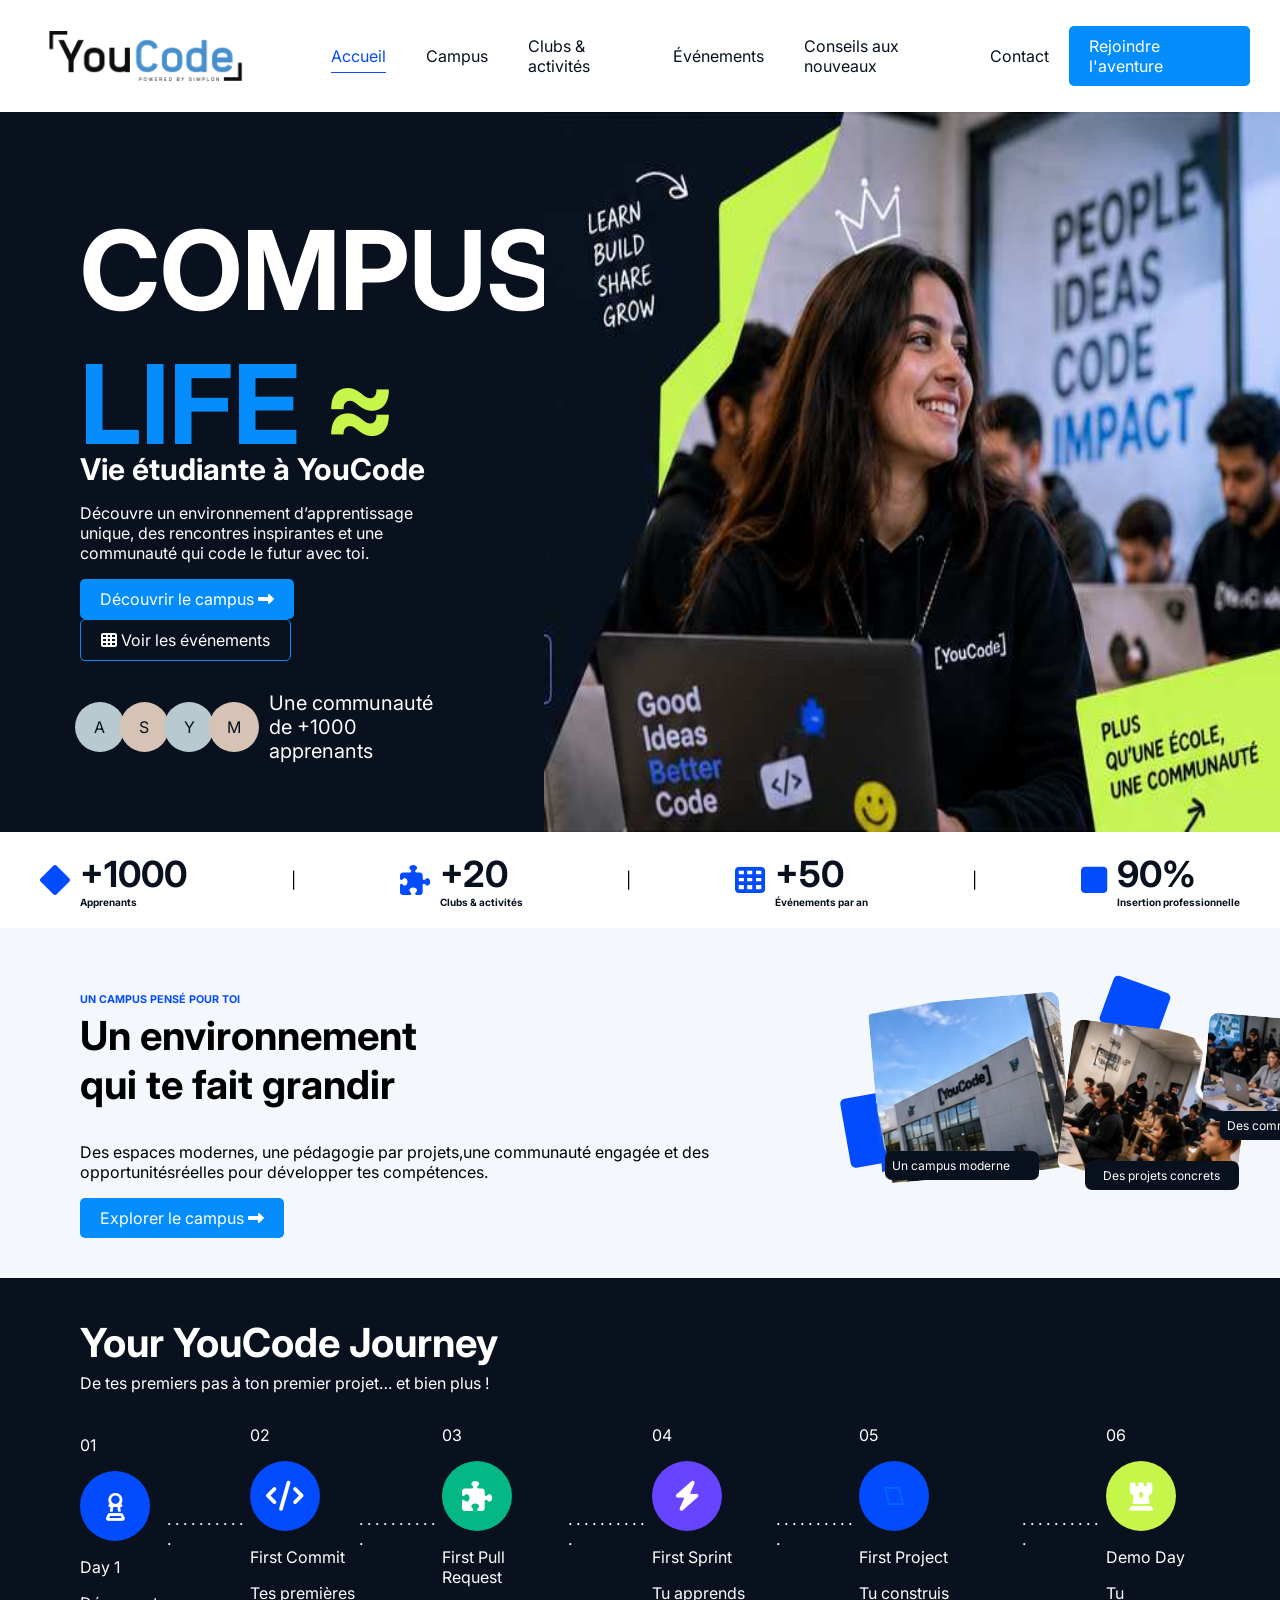
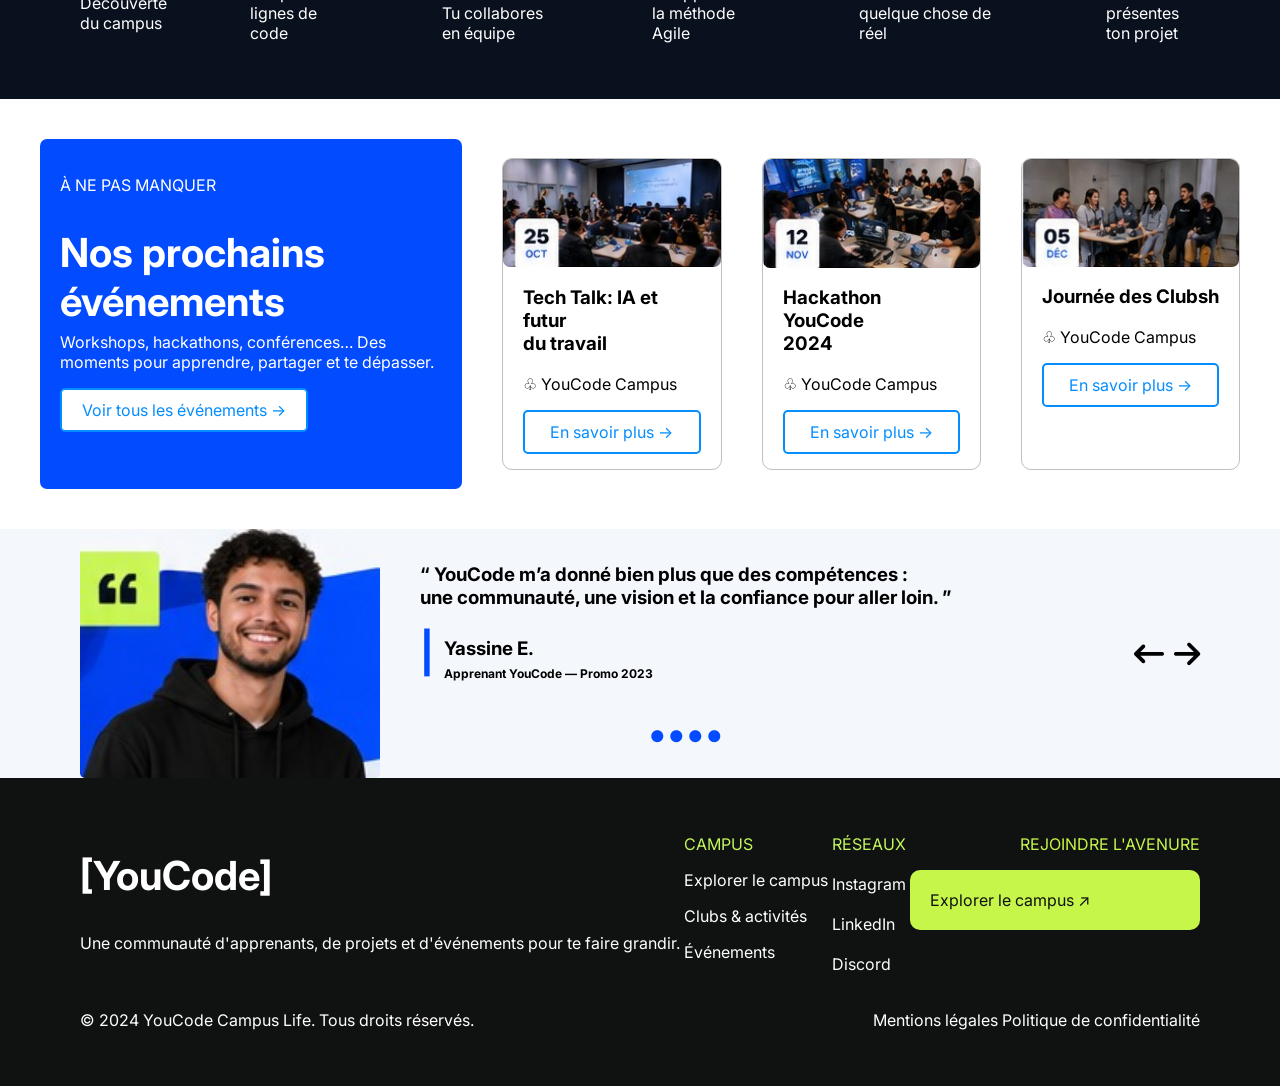
<file: index.html>
<!DOCTYPE html>
<html lang="en">
<head>
    <meta charset="UTF-8">
    <meta name="viewport" content="width=device-width, initial-scale=1.0">
    <title>youcode-Accueil</title>
    <link rel="stylesheet" href="https://cdnjs.cloudflare.com/ajax/libs/font-awesome/6.5.1/css/all.min.css">
    <link rel="stylesheet" href="css/styles.css">
    <link rel="preconnect" href="https://fonts.googleapis.com">
    <link rel="preconnect" href="https://fonts.gstatic.com" crossorigin>
    <link href="https://fonts.googleapis.com/css2?family=Inter:ital,opsz,wght@0,14..32,100..900;1,14..32,100..900&display=swap" rel="stylesheet">
</head>
<body>
    <header>
    <nav class="navbar" >
        <img src="assts/img/youcode_logo.png" alt="youcodeLogo">
        <ul class="nav-links">
            <li><a href="index.html">Accueil</a></li>
            <li><a class="de_un" href="Campus.html">Campus</a></li>
            <li><a class="de_un" href="index.html">Clubs & activités</a></li>
            <li><a class="de_un" href="index.html">Événements</a></li>
            <li><a class="de_un" href="index.html">Conseils aux nouveaux</a></li>
            <li><a class="de_un" href="index.html">Contact</a></li>
        </ul>
         <a href="inscription.html" class="btn">Rejoindre l'aventure</a>
    </nav>
    </header>
    <section class="hero">
        <main>
            <h1>COMPUS<br><span>LIFE <span>≈</span></span></h1>
            <h2>Vie étudiante à YouCode</h2>
            <p>Découvre un environnement d’apprentissage unique,
des rencontres inspirantes et une communauté qui code
le futur avec toi.</p>
            <a href="Campus.html" class="btn">Découvrir le campus <i class="fa-solid fa-right-long"></i></a>
            <a href="Evénements.html" class="btn_dark"><i class="fa-solid fa-table-cells"></i>  Voir les événements</a>
            <span class="circle-container">
                <div class="circle1">A</div>
                <div class="circle">S</div>
                <div class="circle1">Y</div>
                <div class="circle">M</div>
                <p>Une communauté<br>de +1000 apprenants</p>
            </span>
        </main>
        <aside>
            <img src="assts/img/hero_img.jpg" alt="hero_img">
        </aside>
    </section>
    <section class="status">
        <article>
            <i class="fa-solid fa-diamond"></i>
            <h2>+1000<br><p>Apprenants</p></h2>
        </article>
        <p>|</p>
        <article>
            <i class="fa-solid fa-puzzle-piece"></i>
            <h2>+20<br><p>Clubs & activités</p></h2>
        </article>
        <p>|</p>
        <article>
            <i class="fa-solid fa-table-cells"></i>
            <h2>+50<br><p>Événements par an</p></h2>

        </article>
        <p>|</p>
        <article>
            <i class="fa-solid fa-square"></i>
            <h2>90%<br><p>Insertion professionnelle</p></h2>
        </article>
    </section>
    <div class="campus_background">
    <section class="campus">
        <action>
            <h6>UN CAMPUS PENSÉ POUR TOI</h6>
            <h2>Un environnement<br>qui te fait grandir</h2>
            <p>Des espaces modernes, une pédagogie par projets,une communauté engagée et des opportunitésréelles pour développer tes compétences.</p>
            <a href="Campus.html" class="btn">Explorer le campus  <i class="fa-solid fa-right-long"></i></a>
        </action>
        <section class= "envier_imge">
            <div class="shape_1"></div>
            <div class="shape_2"></div>
            <figure class="modern_campus">
                <img src="assts/img/Un campus moderne.jpg" alt="Un campus moderne">
                <p class="photo_titles">Un campus moderne</p>
            </figure>
            <figure class="projets">
                <img  src="assts/img/Des projets concrets.jpg" alt="Des projets concrets">
                <p class="photo_titles">Des projets concrets</p>
            </figure>
            <figure class="active">
                <img  src="assts/img/Des communauté active.jpg" alt="Des communauté active">
                <p class="photo_titles">Des communauté active</p>
            </figure>
        </section> 
    </section>
    </div>
    <section class="journey">
        <h2>Your YouCode Journey</h2>
        <p>De tes premiers pas à ton premier projet… et bien plus !</p>
        <action class="day1">
            <article>
                <p>01</p>
                <div class="circle_blue"><i class="fa-regular fa-chess-pawn"></i></div>
                <p>Day 1</p>
                <p>Découverte<br>du campus</p>
            </article>
            <p>· · · · · · · · · · ·</p>
            <article>
                <p>02</p>
                <div class="circle_blue"><i class="fa-solid fa-code"></i></div>
                <p>First Commit</p>
                <p>Tes premières<br>lignes de code</p>
            </article>
            <p>· · · · · · · · · · ·</p>
            <article>
                <p>03</p>
                <div class="circle_green"><i class="fa-solid fa-puzzle-piece"></i></div>
                <p>First Pull Request</p>
                <p>Tu collabores<br>en équipe</p>
            </article>
            <p>· · · · · · · · · · ·</p>
            <article>
                <p>04</p>
                <div class="circle_purple"><i class="fa-solid fa-bolt"></i></div>
                <p>First Sprint</p>
                <p>Tu apprends<br>la méthode Agile</p>
            </article>
            <p>· · · · · · · · · · ·</p>
            <article>
                <p>05</p>
                <div class="circle_blue">
                    <svg class="colorb" width="24" height="24" viewBox="0 0 24 24" fill="none" stroke="#0066FF" stroke-width="2">
                        <path d="M7 20H21L17 4H3L7 20Z" />
                    </svg>
                </div>
                <p>First Project</p>
                <p>Tu construis<br>quelque chose de réel</p>
            </article>
            <p>· · · · · · · · · · ·</p>
            <article>
                <p>06</p>
                <div class="circle_lite_green"><i class="fa-solid fa-chess-rook"></i></div>
                <p>Demo Day</p>
                <p>Tu présentes<br>ton projet</p>
            </article>
        </action>
    </section>
    <section class="carts">
        <aside class="cart_blue">
            <p>À NE PAS MANQUER</p>
            <h2>Nos prochains<br>événements</h2>
            <p>Workshops, hackathons, conférences… Des moments pour apprendre, partager et te dépasser.</p>
            <a class="btn_cart_blue" href="index.html">Voir tous les événements →</a>
        </aside>
        <article class="cart_white">
            <img src="assts/img/Tech Talk.jpg" alt="Tech Talk">
                <div class="cart_content">
                    <h3>Tech Talk: IA et futur<br>du travail</h3>
                    <p>♧  YouCode Campus</p>
                    <a class="btn_cart" href="index.html">En savoir plus →</a>
            </div>
            </article>
        <article class="cart_white">
            <img src="assts/img/Hackathon YouCode 2024.jpg" alt="Hackathon YouCode 2024">
                <div class="cart_content">
                <h3>Hackathon YouCode<br>2024</h3>
                <p>♧  YouCode Campus</p>
                <a class="btn_cart" href="index.html">En savoir plus →</a>
            </div>
        </article>
        <article class="cart_white">
            <img src="assts/img/Journée des Clubsh.jpg" alt="Journée des Clubsh">
            <div class="cart_content">
                <h3>Journée des Clubsh</h3>
                <p>♧  YouCode Campus</p>
                <a class="btn_cart" href="index.html">En savoir plus →</a>
            </div>
        </article>
    </section>
    <section class="profile">
    <section class="join">
        <img src="assts/img/profile.jpg" alt="profile">
        <action class="details">
            <h3>“ YouCode m’a donné bien plus que des compétences :<br> une communauté, une vision et la confiance pour aller loin. ”</h3>
            <div class="profile_name">
                <h2>|</h2>
                <h3>Yassine E. <br><span>Apprenant YouCode — Promo 2023</span></h3>
            </div>
            <p>● ● ● ●</p>
        </action>
    </section>
    <div class="profile_arrow">
        <i class="fa-solid fa-arrow-left-long"></i>
        <i class="fa-solid fa-arrow-right"></i>
    </div>
    </section>

    <footer>
        <section class="footer_contnte">
            <article>
                <h2 class="logo">[YouCode]</h2>
                <p>Une communauté d'apprenants, de projets et d'événements pour te faire grandir.</p>
            </article>
            <article class="footer_campus">
                <p class="color">CAMPUS</p>
                <p>Explorer le campus</p>
                <p>Clubs & activités</p>
                <p>Événements</p>
            </article>
            <article class="footer_reseaux">
                <p class="color">RÉSEAUX</p>
                <ul>
                    <li>Instagram</li>
                    <li>LinkedIn</li>
                    <li>Discord</li>
                </ul>
            </article>
            <article>
                <p class="text_rejoindre">REJOINDRE L'AVENURE</p>
                <a class="btn_explorer" href="Campus.html">Explorer le campus ↗</a>
            </article>
        </section>
        <section class="temp">
            <p>© 2024 YouCode Campus Life. Tous droits réservés.</p>
            <p>Mentions légales Politique de confidentialité</p>
        </section>
    </footer>
    
</body>
</html>
</file>
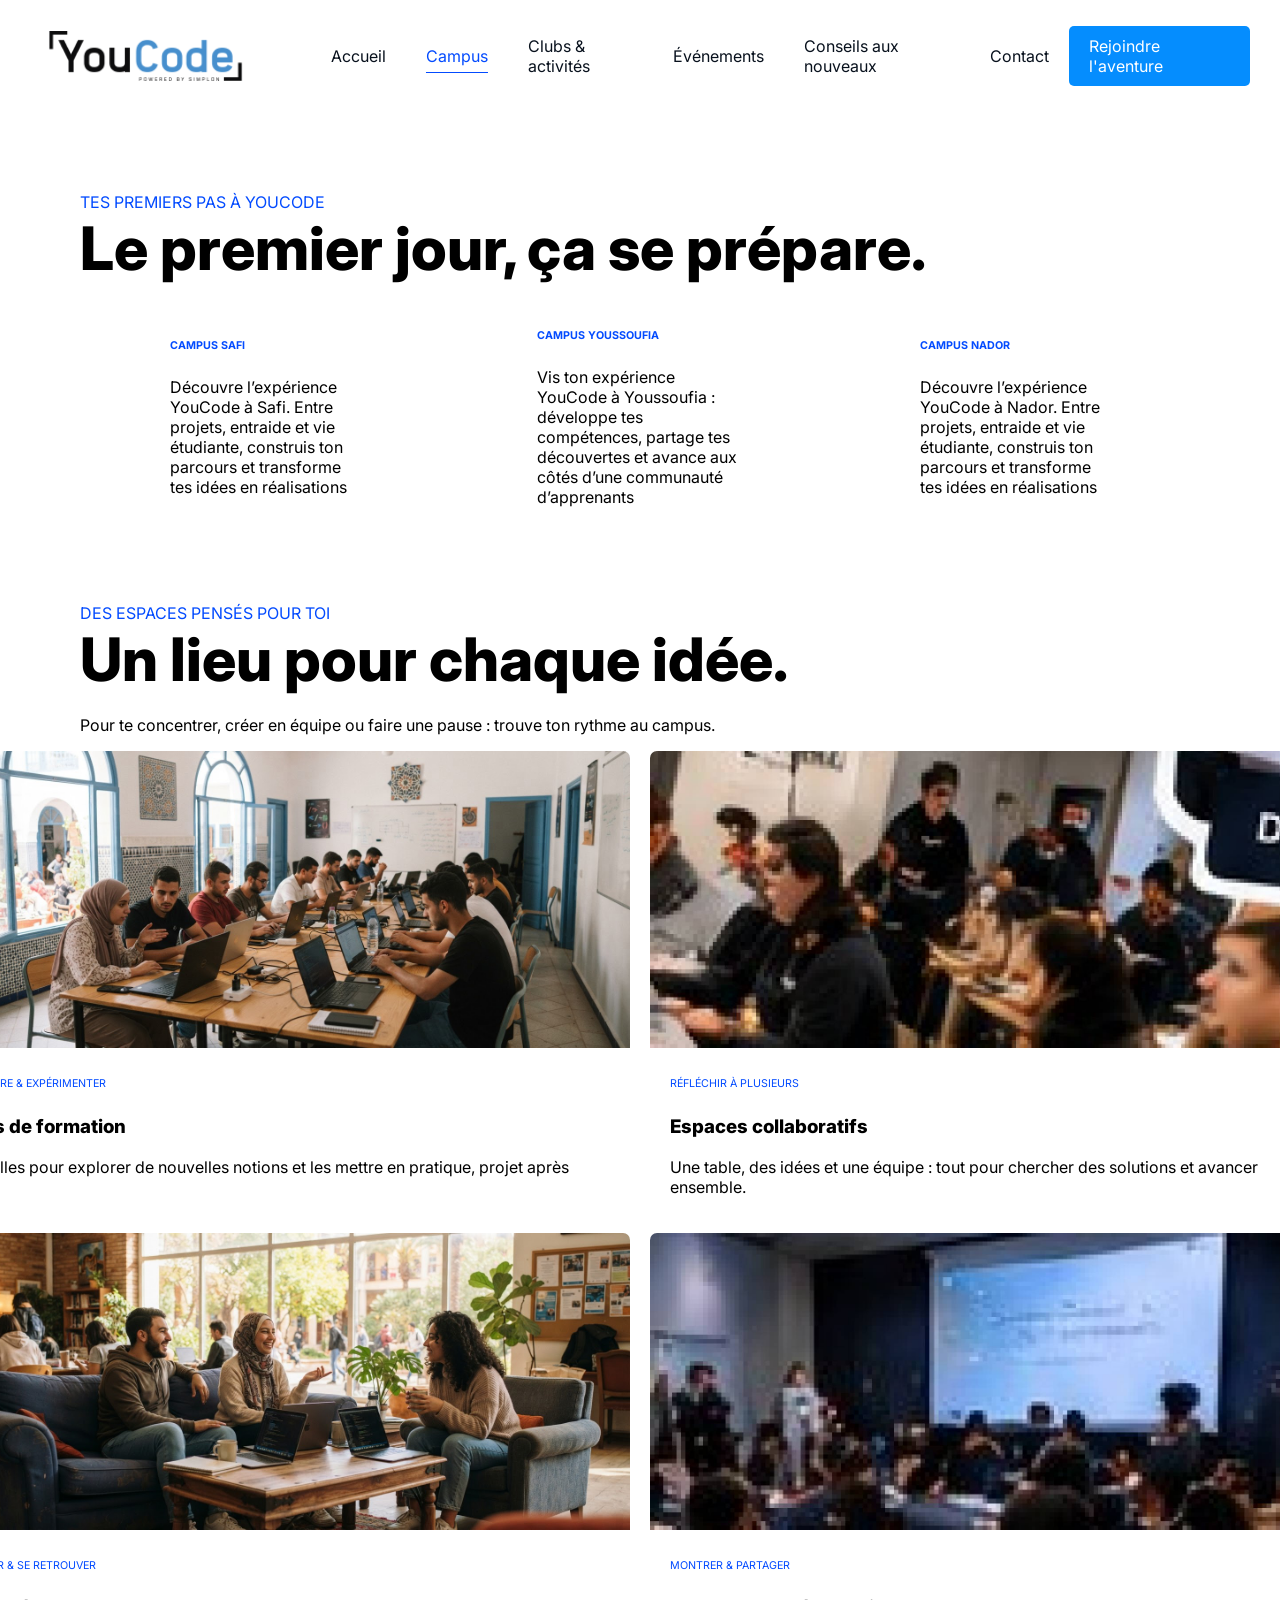
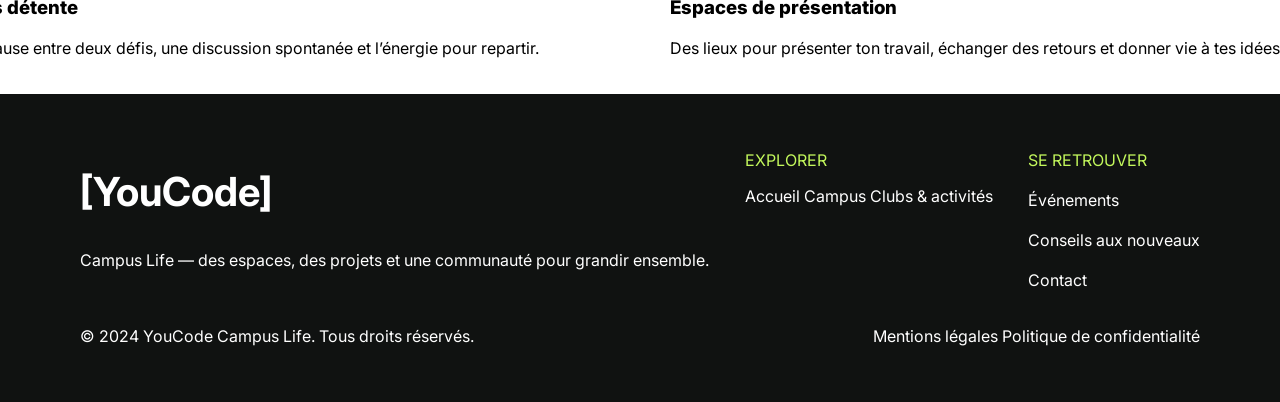
<file: Campus.html>
<!DOCTYPE html>
<html lang="en">
<head>
    <meta charset="UTF-8">
    <meta name="viewport" content="width=device-width, initial-scale=1.0">
    <title>youcode-Accueil</title>
    <link rel="stylesheet" href="https://cdnjs.cloudflare.com/ajax/libs/font-awesome/6.5.1/css/all.min.css">
    <link rel="stylesheet" href="css/style_campus.css">
    <link rel="preconnect" href="https://fonts.googleapis.com">
    <link rel="preconnect" href="https://fonts.gstatic.com" crossorigin>
    <link href="https://fonts.googleapis.com/css2?family=Inter:ital,opsz,wght@0,14..32,100..900;1,14..32,100..900&display=swap" rel="stylesheet">
</head>
<body>
    <nav class="navbar" >
        <img src="assts/img/youcode_logo.png" alt="youcodeLogo">
        <ul class="nav-links">
            <li><a class="de_un" href="index.html">Accueil</a></li>
            <li><a href="Campus.html">Campus</a></li>
            <li><a class="de_un" href="index.html">Clubs & activités</a></li>
            <li><a class="de_un" href="index.html">Événements</a></li>
            <li><a class="de_un" href="index.html">Conseils aux nouveaux</a></li>
            <li><a class="de_un" href="index.html">Contact</a></li>
        </ul>
         <a href="inscription.html" class="btn">Rejoindre l'aventure</a>
    </nav>
    <div class="framing">
    <section class="first_day">
        <p class="title">TES PREMIERS PAS À YOUCODE</p>
        <h2>Le premier jour, ça se prépare.</h2>
        <div class="campus_cart">
            <span class="safi">
                <h6>CAMPUS SAFI</h6>
                <p>Découvre l’expérience YouCode à Safi. Entre projets, entraide et vie étudiante, construis ton parcours et transforme tes idées en réalisations</p>
            </span>
            <span class="youssoufia">
                <h6>CAMPUS YOUSSOUFIA</h6>
                <p>Vis ton expérience YouCode à Youssoufia : développe tes compétences, partage tes découvertes et avance aux côtés d’une communauté d’apprenants</p>
            </span>
            <span class="nador">
                <h6 >CAMPUS NADOR</h6>
                <p>Découvre l’expérience YouCode à Nador. Entre projets, entraide et vie étudiante, construis ton parcours et transforme tes idées en réalisations</p>
            </span>
        </div>        
    </section>
    <section class="ESPACES">
        <p class="title">DES ESPACES PENSÉS POUR TOI</p>
        <h2>Un lieu pour chaque idée.</h2>
        <p>Pour te concentrer, créer en équipe ou faire une pause : trouve ton rythme au campus.</p>
        <div class="espaces_cart_1">
            <div class="carte_espaces" >
                <img src="assts/img/salles de formation.jpg" alt="salles de formation">
                <div class="carte_espaces_content">
                    <h6>APPRENDRE & EXPÉRIMENTER</h6>
                    <h3>Salles de formation</h3>
                    <p>Des salles pour explorer de nouvelles notions et les mettre en pratique, projet après projet.</p>
                </div>
                </div>
            <div class="carte_espaces">
                <img src="assts/img/Espaces collaboratifs.jpg" alt="Espaces collaboratifs">
                <div class="carte_espaces_content">
                    <h6>RÉFLÉCHIR À PLUSIEURS</h6>
                    <h3>Espaces collaboratifs</h3>
                    <p>Une table, des idées et une équipe : tout pour chercher des solutions et avancer ensemble.</p>
                </div>
                </div>
        </div>
        <div class="espaces_cart_1">
            <div class="carte_espaces">
                <img src="assts/img/coins detente.jpg" alt="coins detente">
                <div class="carte_espaces_content">
                    <h6>SOUFFLER & SE RETROUVER</h6>
                    <h3>Coins détente</h3>
                    <p>Une pause entre deux défis, une discussion spontanée et l’énergie pour repartir.</p>
                </div>
                </div>
            <div class="carte_espaces">
                <img src="assts/img/Espaces de présentation.jpg" alt="Espaces de présentation">
                    <div class="carte_espaces_content">
                    <h6>MONTRER & PARTAGER</h6>
                    <h3>Espaces de présentation</h3>
                    <p>Des lieux pour présenter ton travail, échanger des retours et donner vie à tes idées.</p>
                </div>
            </div>
        </div>

    </section>
    </div>


        <footer>
        <section class="footer_contnte">
            <article>
                <h2 class="logo">[YouCode]</h2>
                <p>Campus Life — des espaces, des projets et une communauté pour grandir ensemble.</p>
            </article>
            <article class="footer_campus">
                <p class="color">EXPLORER</p>
                <a>Accueil</a>
                <a>Campus</a>
                <a>Clubs & activités</a>
            </article>
            <article class="footer_reseaux">
                <p class="color">SE RETROUVER</p>
                <ul>
                    <li>Événements</li>
                    <li>Conseils aux nouveaux</li>
                    <li>Contact</li>
                </ul>
            </article>

        </section>
        <section class="temp">
            <p>© 2024 YouCode Campus Life. Tous droits réservés.</p>
            <p>Mentions légales Politique de confidentialité</p>
        </section>
    </footer>
</body>
</html>
</file>
<file: css/styles.css>
body {
    margin: 0;
    padding: 0;
    font-family: 'Inter', sans-serif;
}
.navbar {
    display: flex;
    justify-content: space-between;
    align-items: center;
    padding: 10px 20px; 
}
.navbar img {
    height: 50px; 
}
.nav-links  {
    display: flex;
    margin-right: auto;
    justify-content: space-between;
    align-items: center;
}
.nav-links li{
    display: flex;
    padding: 10px 20px; 
}
.nav-links a {
    color: #034BFF;
    text-underline-offset: 10px
}
.nav-links .de_un:hover {
    text-decoration-line: underline;
    color: #034BFF;
}
.nav-links .de_un{
    text-decoration: none;
    color: #08111d; 
}
.btn {
    display: inline-block;
    background-color: #058DFE; 
    border: none; 
    color: white;
    padding: 10px 20px;
    cursor: pointer; 
    font-size: 16px; 
    border-radius: 5px;
    text-decoration: none;
    margin-right: 10px;
}
.btn_dark {
    display: inline-block;
    background-color: #08111d; 
    border: 1px solid #058DFE; 
    color: white;
    padding: 10px 20px;
    cursor: pointer; 
    font-size: 16px; 
    border-radius: 5px;
    text-decoration: none;
}
.btn:hover {
    background-color: #0437b9; 
}
.btn_dark:hover {
    background-color: #034BFF; 
}

.hero {
    background-color: #08111d;
    display: flex;
    justify-content: space-between;
    align-items: center;
    height: 80vh;
    width:100%;
}
.hero main {
    color: #ffffff;
    margin-left: 80px;
    margin-right: 80px;
    width: 30%;
    height: 100%;
}
.hero aside {
    width: 60%;
    height: 100%;
}
.hero aside img {
    width: 100%;
    height: 100%;
}
.hero main h1 {
    margin-bottom: 0px;
    font-size: 110px ;
}
.hero main h1 span {
    color: #058DFE;
}
.hero main span span {
    color: #C7F64A;
}
.hero main h2 {
    margin-top: -20px;
    margin-bottom: 0px;
    font-size: 30px;
}
.hero a {
    font-size: 100%;
}

.status i{
    color: #034BFF;
}
.day1 i{
    color: white;
    font-size: 30px;
}
.day1 article {
    justify-items: center;
}

.circle1{
    color: #08111d;
    font-size: bold;
    background-color: #B8C9CF;
    width: 50px;
    height: 50px;
    border-radius: 50%;
    display: flex;
    justify-content: center;
    align-items: center;
    margin: auto 0px;
    margin-left: -5px;
}

.circle{
    color: #08111d;
    font-size: bold;
    background-color: #D7C3B6;
    width: 50px;
    height: 50px;
    border-radius: 50%;
    display: flex;
    justify-content: center;
    align-items: center;    
    margin: auto 0px;
    margin-left: -5px;
}
.circle-container{
    margin-top: 10px ;
    display: flex;
}
.circle-container p{
    margin-left: 10px;
    font-size: 20px;
}
.status {
    display: flex;
    justify-content: space-between;
    align-items: center;
    padding: 20px 40px; 
}
.status article {
    display: flex;
    justify-content: center;
    align-items: center;
}
.status article h2 {
    margin: 0;
    font-size: 36px;
    color: #08111d;
}
.status article h2 p {
    margin: 0;
    font-size: 10px;
    color: #08111d;
}
.status article i {
    font-size: 30px;

    margin-right: 10px;
}
.campus_background{
    background-color: #F4F7FC;

}
.campus {
    display: flex;
    padding: 40px 80px;
    justify-content: center;
    align-items: center;
    width: 100vh;
}
.campus h6{
    color: #034BFF;
}
.campus h2{
    font-size:40px;
    margin-top: -20px;
}


.envier_imge {
    width: 200px;
    display: flex;
    justify-content: space-between;
    position: relative;
}

.envier_imge img {
    border-radius: 10px;
}

.photo_titles{
    width: 185px;
    border-radius: 7px;
    color: white;
    background-color: #08111d;
}
.modern_campus{
    position: absolute;
    top: -120px;
    left: 0;
}
.modern_campus img{
    transform: rotate(-5deg);
}
.modern_campus p{
    padding: 7px;
    width: 140px;
    font-size: 12px;
    position: absolute;
    top: 140px;
    left: 10px;
}
.projets {
    top: -90px;
    left: 190px;
    position: absolute;
}
.projets img{
    transform: rotate(7deg);
}
.projets p{
    width: 140px;
    padding: 7px;
    font-size: 12px;
    text-align: center;
    position: absolute;
    top: 120px;
    left: 20px;
}
.active{
    top: -100px;
    left: 330px;
    position: absolute;
}

.active img{
    transform: rotate(5deg);
}
.active p{
    width: 140px;
    padding: 7px;
    font-size: 12px;
    /* text-align: center; */
    position: absolute;
    top: 80px;
    left: 15px;

}
.shape_1{
    background-color:#034BFF ;
    border-radius: 5px;
    width: 70px;
    height: 70px;
    position: absolute;
    top: -10px;
    left:10px ;
    transform: rotate(-10deg);
    
}
.shape_2{
    background-color: #034BFF;
    border-radius: 5px;
    width: 60px;
    height: 50px;
    position: absolute;
    top: -120px;
    left:270px;
    transform: rotate(20deg);
}
.journey{
    padding: 40px 80px;
    background-color:#08111d;
    color: white;
}
.journey h2{
    font-size: 40px;
    margin-bottom: -10px;
    margin-top: 0;
}
.circle_blue{
    font-size: bold;
    background-color: #034BFF;
    width: 70px;
    height: 70px;
    border-radius: 50%;
    display: flex;
    justify-content: center;
    align-items: center;    
}
.circle_green{
    font-size: bold;
    background-color: #04B886;
    width: 70px;
    height: 70px;
    border-radius: 50%;
    display: flex;
    justify-content: center;
    align-items: center;    
}
.circle_purple{
    font-size: bold;
    background-color: #6744FF;
    width: 70px;
    height: 70px;
    border-radius: 50%;
    display: flex;
    justify-content: center;
    align-items: center;    
}
.circle_lite_green{

    font-size: bold;
    background-color: #C7F64A;
    width: 70px;
    height: 70px;
    border-radius: 50%;
    display: flex;
    justify-content: center;
    align-items: center;    
}

.day1{
    display: flex;
    justify-content: space-between;
    align-items: center;
}

.color{
    color: #C3F85C;
}

.carts{
    margin: 20px;
    display: flex;
    justify-content: space-between;
    align-items: center;
}
.cart_white{
    margin: 0 20px ;
    width: 400px;
    height: 310px;
    /* padding : 20px; */
    overflow: hidden;
    border-radius: 10px;
    /* box-shadow: 4px 4px 2px rgba(0, 0, 0, 0.2), 4px 6px 2px rgba(0, 0, 0, 0.19); */
    border: 1px solid rgb(192, 191, 191);
}
.cart_white img{
    width: 100%;
    object-fit: cover;
    display: block;
    border-radius: 7px;
}
.cart_content{
    padding: 0 20px ;
}
.cart_blue{
    color: white;
    margin: 20px;
    height: 310px;
    padding : 20px;
    border-radius: 7px;
    background-color: #034BFF;
}
.cart_blue h2{
font-size: 40px;
margin-bottom: -10px;
}
.btn_cart_blue {
    display: inline-block;
    background-color: white; 
    border: 2px solid #058DFE; 
    color: #058DFE;
    padding: 10px 20px;
    cursor: pointer; 
    font-size: 16px; 
    border-radius: 5px;
    text-decoration: none;
}
.btn_cart {
    display: flex;
    justify-content: center;
    background-color: white; 
    border: 2px solid #058DFE; 
    color: #058DFE;
    padding: 10px 20px;
    cursor: pointer; 
    font-size: 16px; 
    border-radius: 5px;
    text-decoration: none;
}
.btn_cart:hover{
    background-color: #058DFE; 
    color: white;
}
.btn_cart_blue:hover{
    background-color: #058DFE; 
    color: white;
}
.profile{
    background-color: #F4F7FC;
    display: flex;
    justify-content: space-between;
    padding-right: 80px;
    padding-bottom: 0px;
    padding-top: 0px;
}

.join {
    display: flex;
    gap: 40px;
    align-items: center;
    padding: 0px 80px; 
}

.profile img{
    border-radius: 5px;
    width: 300px;
    height: 100%;
}
.profile_name{
    margin-top: 0;
    display: flex;
    align-items: center;
}
.profile_name h3 span{
    font-size: 12px;
}
.profile_name h2{
    color: #034BFF;
    font-size: 40px;
    margin-top: 0;
    margin-right: 10px;
}
.profile_name h3{
    margin-top: 0;
}

.details p{
    color: #034BFF;
    text-align: center;
}
.profile_arrow{
    display: flex;
    font-size: 30px;
    gap: 10px;
    align-items: center;
}

footer{
    background-color:#101211 ;
    padding:40px 80px;
    color: white;
}

.logo{
    font-size: 40px;
}
/* .footer_campus p{

} */
.footer_reseaux ul{
    padding-left: 0px;
}
.footer_reseaux li{
    list-style: none;
    /* text-decoration: none; */
    margin: 20px 0;
}
.btn_explorer{
    width: 250px;
    display: inline-block;
    background-color: #C7F64A; 
    color: #101211;
    padding: 20px 20px;
    cursor: pointer; 
    font-size: 16px; 
    border-radius: 10px;
    text-decoration: none;
}
.text_rejoindre{
    color :#C7F64A ;
    text-align: right;
}
.footer_contnte{
    display: flex;
    justify-content: space-between;
}
.temp{
    display: flex;
    justify-content: space-between;
}
</file>
<file: css/style_campus.css>
body {
    margin: 0;
    padding: 0;
    font-family: 'Inter', sans-serif;
}
.navbar {
    display: flex;
    justify-content: space-between;
    align-items: center;
    padding: 10px 20px; 
}
.navbar img {
    height: 50px; 
}
.nav-links  {
    display: flex;
    margin-right: auto;
    justify-content: space-between;
    align-items: center;
}
.nav-links li{
    display: flex;
    padding: 10px 20px; 
}
.nav-links a {
    color: #034BFF;
    text-underline-offset: 10px
}
.nav-links .de_un:hover {
    text-decoration-line: underline;
    color: #034BFF;
}
.nav-links .de_un{
    text-decoration: none;
    color: #08111d; 
}
.btn {
    display: inline-block;
    background-color: #058DFE; 
    border: none; 
    color: white;
    padding: 10px 20px;
    cursor: pointer; 
    font-size: 16px; 
    border-radius: 5px;
    text-decoration: none;
    margin-right: 10px;
}
.btn:hover {
    background-color: #0437b9; 
}
.framing{
    margin: 0 80px;

}


.first_day{
    margin: 80px 0;
}
.title {
    color: #034BFF;
    margin-bottom: 0;
}
.first_day h2{
    margin-top: 0;
    margin-bottom: 20px;
    font-size: 60px;
    font-weight: 800;
}

.campus_cart{
    display: flex;
    justify-content: space-between;
}

.campus_cart span{
    padding: 0 10px;
    margin: auto 80px;
}

.campus_cart span h6 {
    color: #034BFF;
    font-weight: 400h;
}

.ESPACES h2{
    margin-top: 0;
    margin-bottom: 20px;
    font-size: 60px;
    font-weight: 800;
}
.carte_espaces{
    width: 700px;
    padding-bottom: 20px;
}
.espaces_cart_1{
    width:100%;
    display: flex;
    gap: 20px;
    justify-content: center;
}
.carte_espaces img{
    width: 700px;
    border-radius: 7px 7px 0 0 ;

}

.carte_espaces_content{
    padding: 0 20px;
}
.carte_espaces_content h6{
    color: #034BFF;
    font-weight: 400;
}
.carte_espaces_content h3{
font-weight: 800;
}










.color{
    color: #C3F85C;
}
footer{
    background-color:#101211 ;
    padding:40px 80px;
    color: white;
}

.logo{
    font-size: 40px;
}
.footer_campus {
    display: block;

}
.footer_reseaux ul{
    padding-left: 0px;
}
.footer_reseaux li{
    list-style: none;
    /* text-decoration: none; */
    margin: 20px 0;
}
.btn_explorer{
    width: 250px;
    display: inline-block;
    background-color: #C7F64A; 
    color: #101211;
    padding: 20px 20px;
    cursor: pointer; 
    font-size: 16px; 
    border-radius: 10px;
    text-decoration: none;
}
.text_rejoindre{
    color :#C7F64A ;
    text-align: right;
}
.footer_contnte{
    display: flex;
    justify-content: space-between;
}
.temp{
    display: flex;
    justify-content: space-between;
}
</file>
